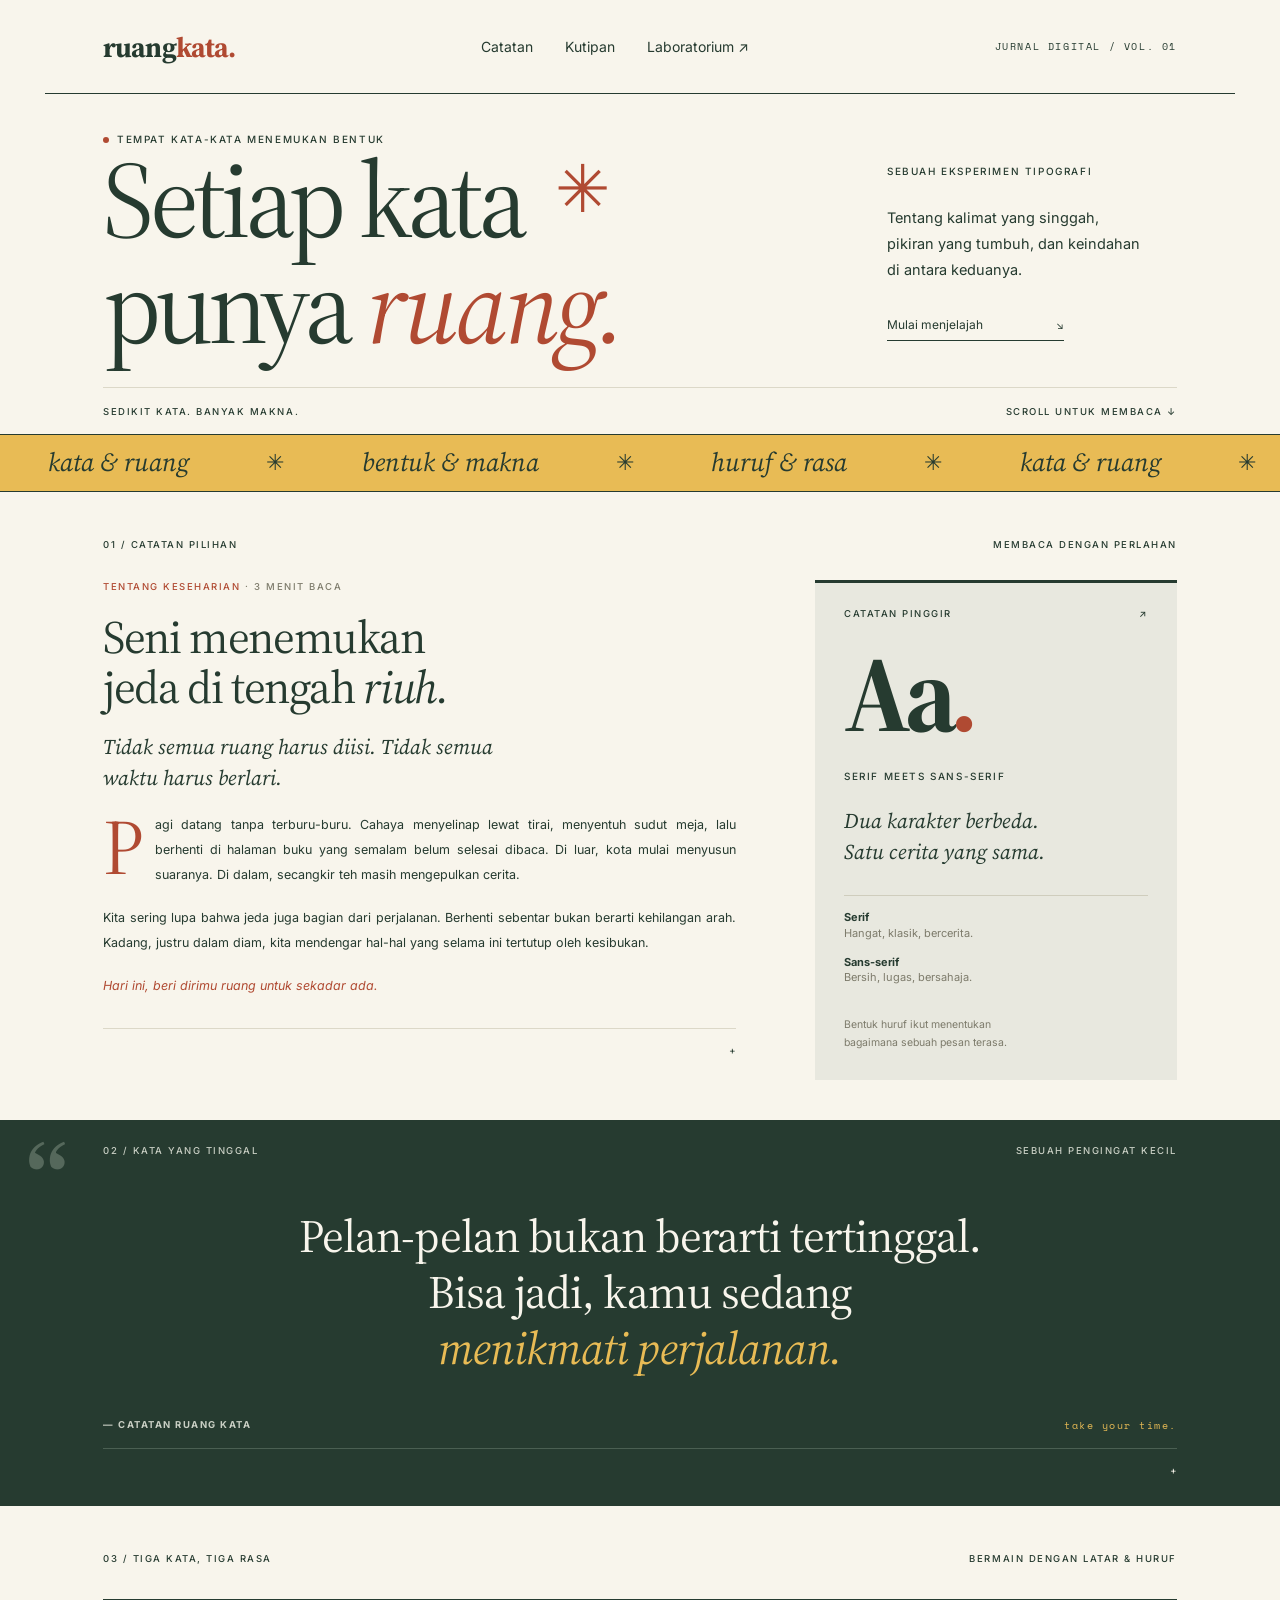
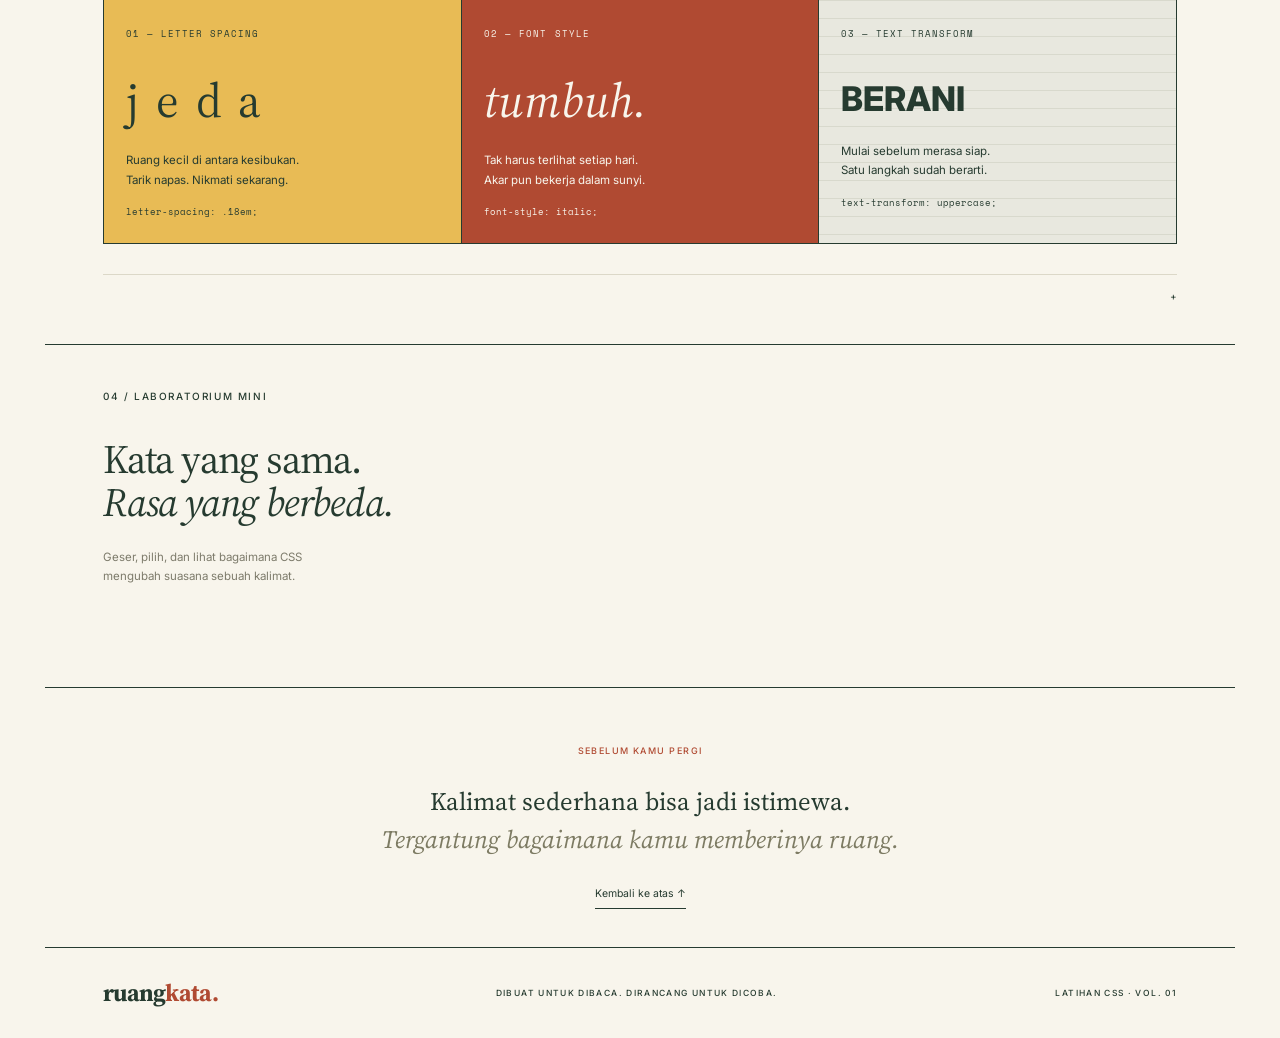
<file: tugas_2/index.html>
<!DOCTYPE html>
<html lang="id">
<head>
  <meta charset="UTF-8">
  <meta name="viewport" content="width=device-width, initial-scale=1.0">
  <title>ruangkata.</title>
  <link href="https://fonts.googleapis.com/css2?family=Source+Serif+4:ital,wght@0,400;0,700;1,400&family=Inter:wght@400;500;800&family=Space+Mono&display=swap" rel="stylesheet">
  <link rel="stylesheet" href="style.css">
</head>
<body>

  <header>
    <div class="wrap bar">
      <a href="#" class="logo">ruang<span>kata.</span></a>
      <nav><a href="#">Catatan</a><a href="#">Kutipan</a><a href="#">Laboratorium ↗</a></nav>
      <p class="label mono">Jurnal Digital / Vol. 01</p>
    </div>
    <hr class="wide">
  </header>

  <section class="hero wrap">
    <p class="label"><i class="dot"></i>Tempat kata-kata menemukan bentuk</p>
    <div class="hero-grid">
      <h1>Setiap kata <b>✳</b><br>punya <em>ruang.</em></h1>
      <div>
        <p class="label">Sebuah eksperimen tipografi</p>
        <p class="desc">Tentang kalimat yang singgah,<br>pikiran yang tumbuh, dan keindahan<br>di antara keduanya.</p>
        <a href="#" class="link">Mulai menjelajah <small>↘</small></a>
      </div>
    </div>
    <p class="label foot"><span>Sedikit kata. Banyak makna.</span><span>Scroll untuk membaca ↓</span></p>
  </section>

  <div class="marquee">
    <span>kata &amp; ruang</span>✳<span>bentuk &amp; makna</span>✳<span>huruf &amp; rasa</span>✳<span>kata &amp; ruang</span>✳
  </div>

  <section class="wrap sec">
    <p class="label head"><span>01 / Catatan Pilihan</span><span>Membaca dengan perlahan</span></p>
    <div class="cols">
      <article>
        <p class="label"><span class="red">Tentang keseharian</span> <span class="grey">· 3 menit baca</span></p>
        <h2>Seni menemukan<br>jeda di tengah <em>riuh.</em></h2>
        <p class="lead">Tidak semua ruang harus diisi. Tidak semua waktu harus berlari.</p>
        <p class="text"><span class="cap">P</span>agi datang tanpa terburu-buru. Cahaya menyelinap lewat tirai, menyentuh sudut meja, lalu berhenti di halaman buku yang semalam belum selesai dibaca. Di luar, kota mulai menyusun suaranya. Di dalam, secangkir teh masih mengepulkan cerita.</p>
        <p class="text">Kita sering lupa bahwa jeda juga bagian dari perjalanan. Berhenti sebentar bukan berarti kehilangan arah. Kadang, justru dalam diam, kita mendengar hal-hal yang selama ini tertutup oleh kesibukan.</p>
        <p class="text red"><em>Hari ini, beri dirimu ruang untuk sekadar ada.</em></p>
        <p class="plus">+</p>
      </article>

      <aside class="card-side">
        <p class="label head"><span>Catatan pinggir</span><span>↗</span></p>
        <p class="aa">Aa<span>.</span></p>
        <p class="label">Serif meets sans-serif</p>
        <p class="quote-s">Dua karakter berbeda.<br>Satu cerita yang sama.</p>
        <hr>
        <p class="small"><b>Serif</b><br><span class="grey">Hangat, klasik, bercerita.</span></p>
        <p class="small"><b>Sans-serif</b><br><span class="grey">Bersih, lugas, bersahaja.</span></p>
        <p class="note grey">Bentuk huruf ikut menentukan<br>bagaimana sebuah pesan terasa.</p>
      </aside>
    </div>
  </section>

  <section class="dark">
    <span class="mark">“</span>
    <div class="wrap">
      <p class="label head"><span>02 / Kata yang tinggal</span><span>Sebuah pengingat kecil</span></p>
      <blockquote>Pelan-pelan bukan berarti tertinggal.<br>Bisa jadi, kamu sedang<br><em>menikmati perjalanan.</em></blockquote>
      <p class="label head"><b>— Catatan Ruang Kata</b><span class="mono yellow">take your time.</span></p>
      <p class="plus">+</p>
    </div>
  </section>

  <section class="wrap sec">
    <p class="label head"><span>03 / Tiga kata, tiga rasa</span><span>Bermain dengan latar &amp; huruf</span></p>
    <div class="cards">
      <div class="card yellow">
        <p class="mono tiny">01 — LETTER SPACING</p>
        <p class="word" style="letter-spacing:.35em">jeda</p>
        <p class="small">Ruang kecil di antara kesibukan.<br>Tarik napas. Nikmati sekarang.</p>
        <code>letter-spacing: .18em;</code>
      </div>
      <div class="card rust">
        <p class="mono tiny">02 — FONT STYLE</p>
        <p class="word" style="font-style:italic">tumbuh.</p>
        <p class="small">Tak harus terlihat setiap hari.<br>Akar pun bekerja dalam sunyi.</p>
        <code>font-style: italic;</code>
      </div>
      <div class="card grid">
        <p class="mono tiny">03 — TEXT TRANSFORM</p>
        <p class="word sans">Berani</p>
        <p class="small">Mulai sebelum merasa siap.<br>Satu langkah sudah berarti.</p>
        <code>text-transform: uppercase;</code>
      </div>
    </div>
    <p class="plus">+</p>
  </section>

  <hr class="wide">
  <section class="wrap sec lab">
    <p class="label">04 / Laboratorium mini</p>
    <h2>Kata yang sama.<br><em>Rasa yang berbeda.</em></h2>
    <p class="small grey">Geser, pilih, dan lihat bagaimana CSS<br>mengubah suasana sebuah kalimat.</p>
  </section>

  <hr class="wide">
  <section class="closing">
    <p class="label red">Sebelum kamu pergi</p>
    <p>Kalimat sederhana bisa jadi istimewa.</p>
    <p><em>Tergantung bagaimana kamu memberinya ruang.</em></p>
    <a href="#" class="link">Kembali ke atas ↑</a>
  </section>

  <hr class="wide">
  <footer class="wrap bar">
    <a href="#" class="logo">ruang<span>kata.</span></a>
    <p class="label">Dibuat untuk dibaca. Dirancang untuk dicoba.</p>
    <p class="label">Latihan CSS · Vol. 01</p>
  </footer>

</body>
</html>
</file>
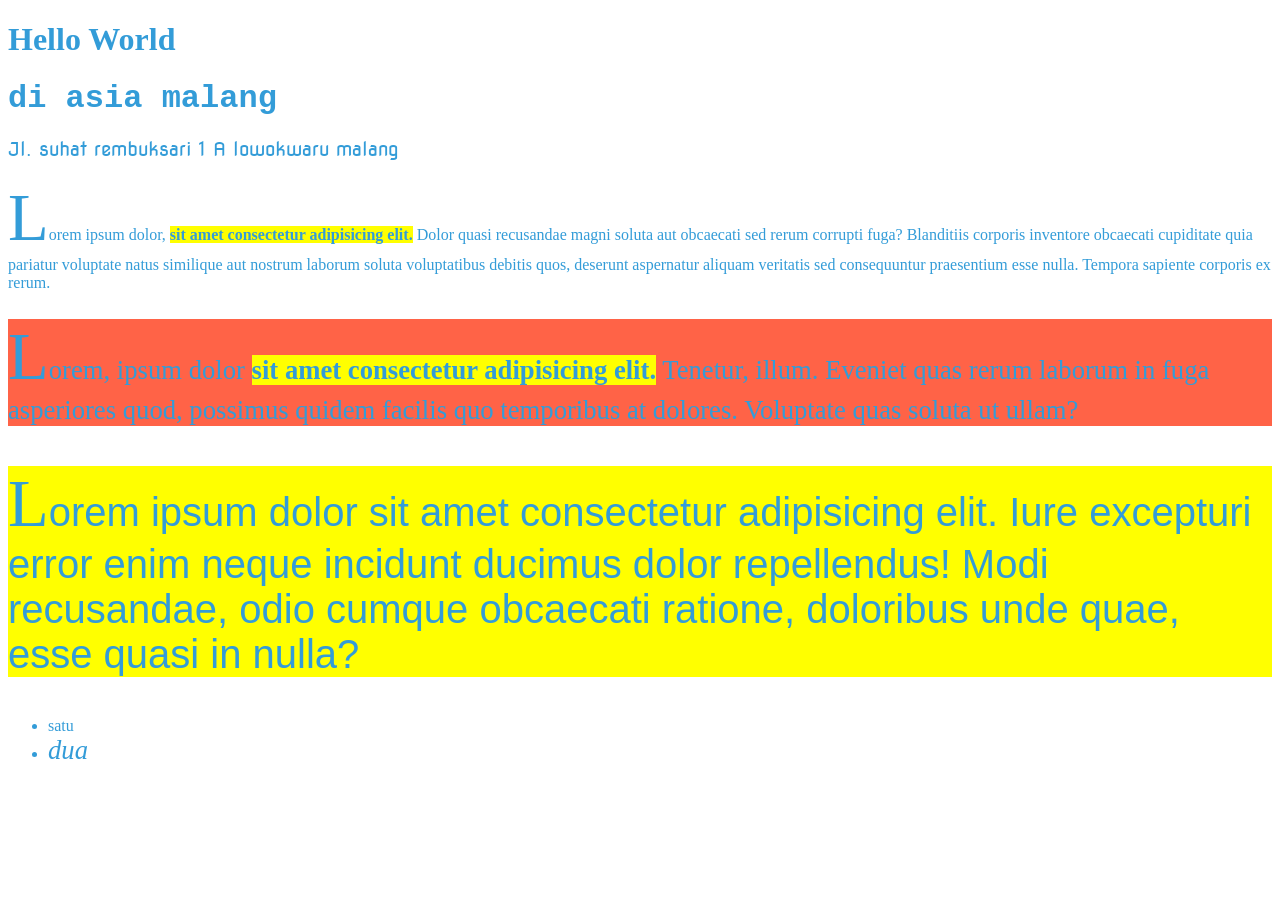
<file: CSS1.html>
<!DOCTYPE html>
<html lang="en">
<head>
    <meta charset="UTF-8">
    <meta name="viewport" content="width=device-width, initial-scale=1.0">
    <title>CSS</title>
    <link rel="stylesheet" href="CSS1.css">
    <link rel="preconnect" href="https://fonts.googleapis.com">
    <link rel="preconnect" href="https://fonts.gstatic.com" crossorigin>
    <link href="https://fonts.googleapis.com/css2?family=Nova+Flat&display=swap" rel="stylesheet">

    <style>
        /* CSS internal */
        h1, h3 { font-family: 'courier new', 'monospace';}
        * { color: rgb(51, 156, 216);}
        #satu {background-color: tomato; font-size: 20pt;}
        .dua {background-color: yellow; font-size: 30pt;}
        .tiga {font-family: arial;}
        #empat {font-family: arial;}
        p b {background-color: yellow;}
        ul li i { font-size: 20pt;}
        p:hover {background-color: aqua;}
        p::first-letter {font-family: monotype corsiva; font-size: 50pt;}

        .asia {
    font-family: "Nova Flat", system-ui;
    font-weight: 400;
    font-style: normal;
    }

    </style>

</head>

<body>
    <!-- CSS inline -->
    <h1 style="font-family: arial black;">Hello World</h1>
    <h1>di asia malang</h1>
    <h3 class="asia">Jl. suhat rembuksari 1 A lowokwaru malang</h3>
    <p>Lorem ipsum dolor, <b>sit amet consectetur adipisicing elit.</b> Dolor quasi recusandae magni soluta aut obcaecati sed rerum corrupti fuga? Blanditiis corporis inventore obcaecati cupiditate quia pariatur voluptate natus similique aut nostrum laborum soluta voluptatibus debitis quos, deserunt aspernatur aliquam veritatis sed consequuntur praesentium esse nulla. Tempora sapiente corporis ex rerum.</p>

    <p id="satu">Lorem, ipsum dolor <b>sit amet consectetur adipisicing elit.</b> Tenetur, illum. Eveniet quas rerum laborum in fuga asperiores quod, possimus quidem facilis quo temporibus at dolores. Voluptate quas soluta ut ullam?</p>
    <p class="dua tiga">Lorem ipsum dolor sit amet consectetur adipisicing elit. Iure excepturi error enim neque incidunt ducimus dolor repellendus! Modi recusandae, odio cumque obcaecati ratione, doloribus unde quae, esse quasi in nulla?</p>
    <ul>
        <li>satu</li>
        <li><i>dua</i></li>
    </ul>
</body>
</html>
</file>
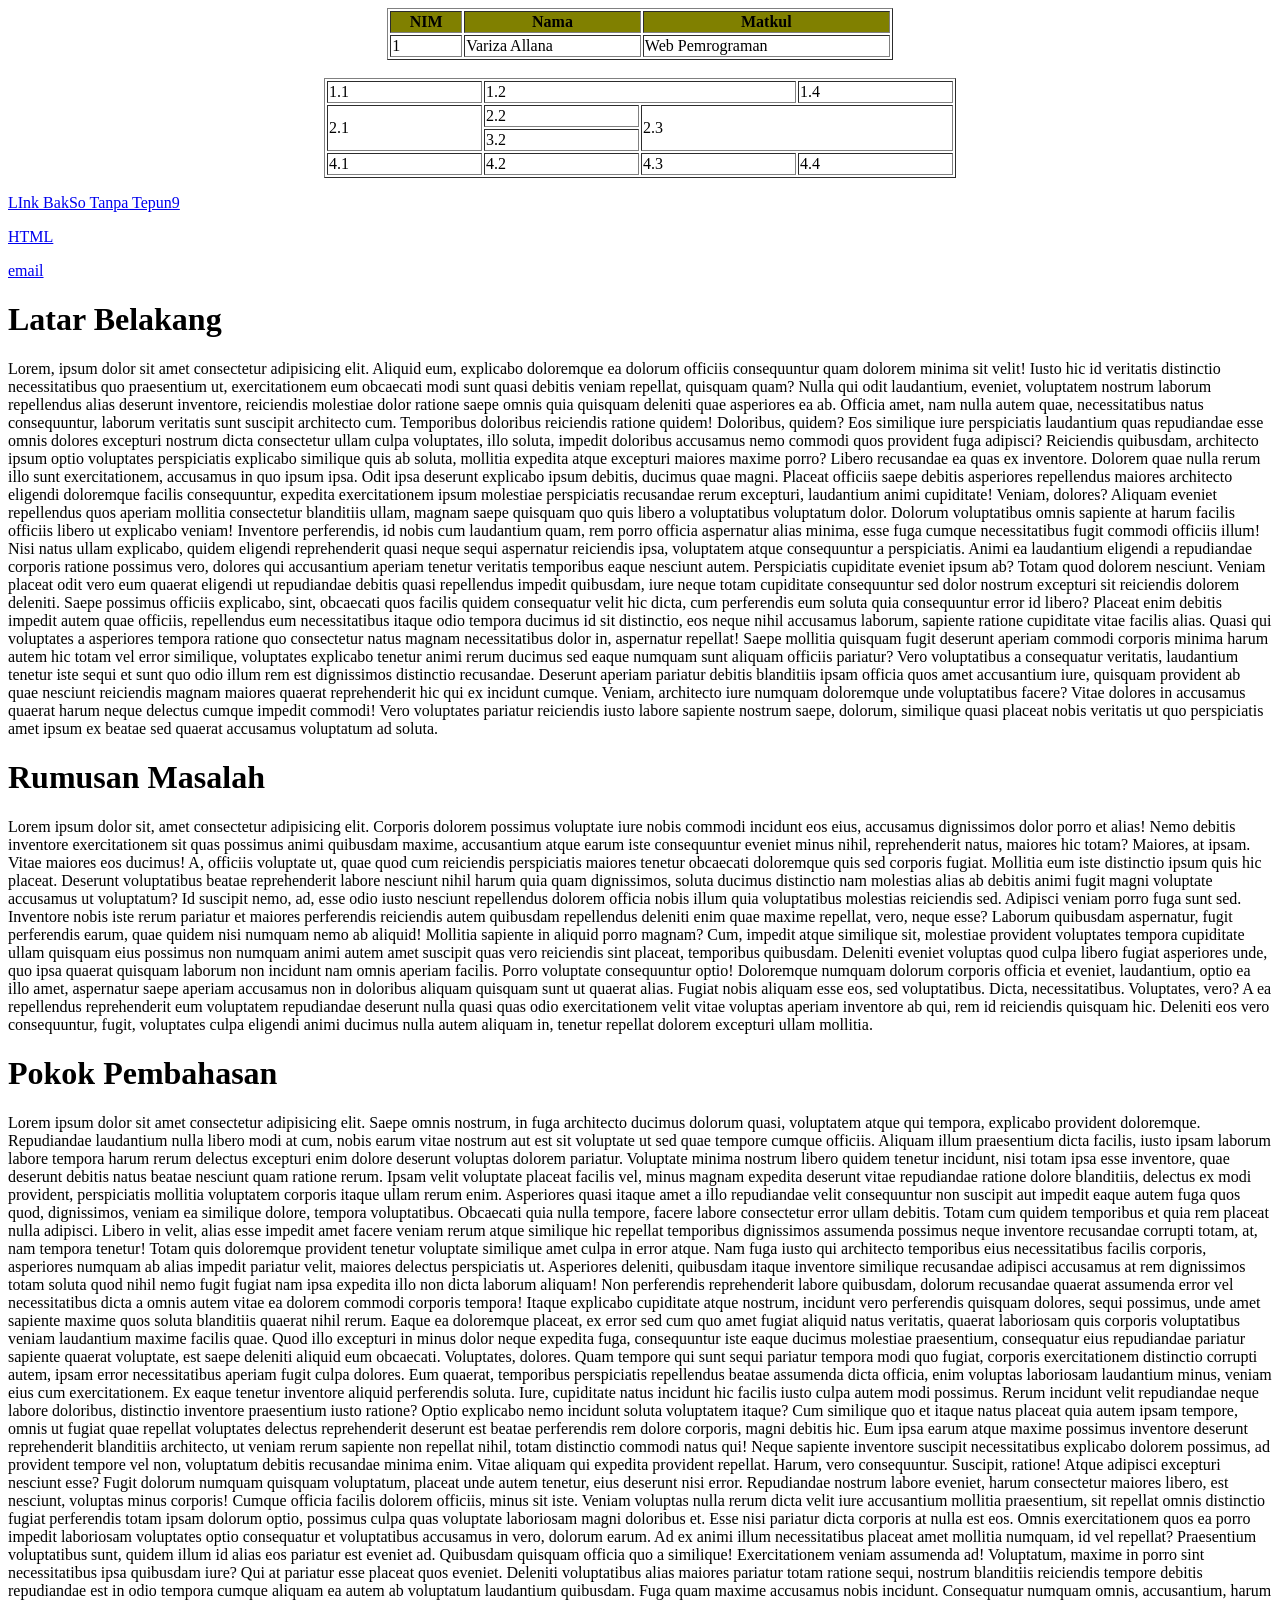
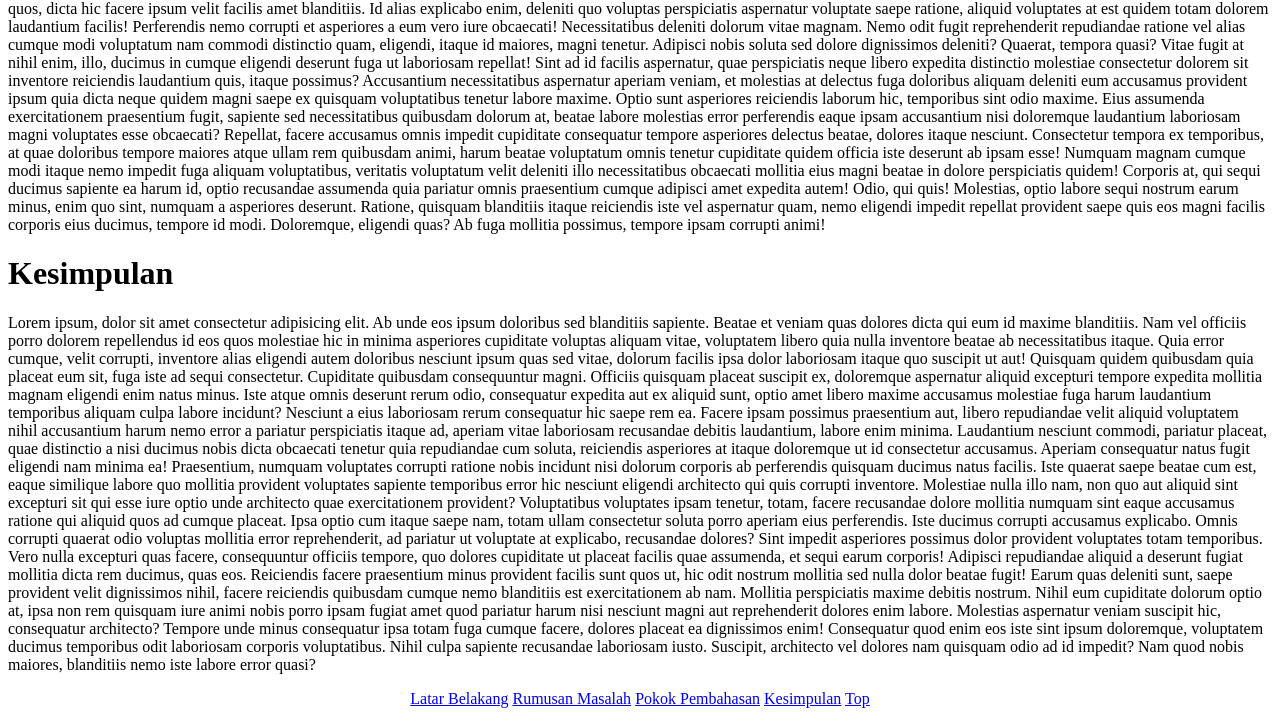
<file: table_task.html>
<!DOCTYPE html>
<html lang="en">
<head>
    <meta charset="UTF-8">
    <meta name="viewport" content="width=device-width, initial-scale=1.0">
    <title>Table Task</title>
</head>
<body>
    <section id="Top">
    <table border="1" align="center" width="40%">
        <tr bgcolor = "olive" >
            <th>NIM</th>
            <th>Nama</th>
            <th>Matkul</th>
        </tr>
        <tr>
            <td>1</td>
            <td>Variza Allana</td>
            <td>Web Pemrograman</td>
        </tr>
    </table>

    <br>

    <table border="1" width = 50% align="center">
        <tr>
            <td>1.1</td>
            <td colspan="2">1.2</td>
            <!-- <td>1.3</td> -->
            <td>1.4</td>
        </tr>
        <tr>
            <td rowspan="2">2.1</td>
            <td>2.2</td>
            <td colspan="2" rowspan="2">2.3</td>
            <!-- <td>2.4</td> -->
        </tr>
        <tr>
            <!-- <td>3.1</td> -->
            <td>3.2</td>
            <!-- <td>3.3</td>
            <td>3.4</td> -->
        </tr>
        <tr>
            <td>4.1</td>
            <td>4.2</td>
            <td>4.3</td>
            <td>4.4</td>
        </tr>
    </table>

    </section>

    <p><a href="https://id.pinterest.com/pin/761178774537155483/" target="_blank" rel="noopener noreferrer">LInk BakSo Tanpa Tepun9</a></p>
    <p><a href="p1.html" target="_blank" rel="noopener noreferrer">HTML</a></p>
    <p><a href="mailto:muhamadariqoh968@gmail.com">email</a></p>

    <a name="variza"></a><h1>Latar Belakang</h1>
    <p>Lorem, ipsum dolor sit amet consectetur adipisicing elit. Aliquid eum, explicabo doloremque ea dolorum officiis consequuntur quam dolorem minima sit velit! Iusto hic id veritatis distinctio necessitatibus quo praesentium ut, exercitationem eum obcaecati modi sunt quasi debitis veniam repellat, quisquam quam? Nulla qui odit laudantium, eveniet, voluptatem nostrum laborum repellendus alias deserunt inventore, reiciendis molestiae dolor ratione saepe omnis quia quisquam deleniti quae asperiores ea ab. Officia amet, nam nulla autem quae, necessitatibus natus consequuntur, laborum veritatis sunt suscipit architecto cum. Temporibus doloribus reiciendis ratione quidem! Doloribus, quidem? Eos similique iure perspiciatis laudantium quas repudiandae esse omnis dolores excepturi nostrum dicta consectetur ullam culpa voluptates, illo soluta, impedit doloribus accusamus nemo commodi quos provident fuga adipisci? Reiciendis quibusdam, architecto ipsum optio voluptates perspiciatis explicabo similique quis ab soluta, mollitia expedita atque excepturi maiores maxime porro? Libero recusandae ea quas ex inventore. Dolorem quae nulla rerum illo sunt exercitationem, accusamus in quo ipsum ipsa. Odit ipsa deserunt explicabo ipsum debitis, ducimus quae magni. Placeat officiis saepe debitis asperiores repellendus maiores architecto eligendi doloremque facilis consequuntur, expedita exercitationem ipsum molestiae perspiciatis recusandae rerum excepturi, laudantium animi cupiditate! Veniam, dolores? Aliquam eveniet repellendus quos aperiam mollitia consectetur blanditiis ullam, magnam saepe quisquam quo quis libero a voluptatibus voluptatum dolor. Dolorum voluptatibus omnis sapiente at harum facilis officiis libero ut explicabo veniam! Inventore perferendis, id nobis cum laudantium quam, rem porro officia aspernatur alias minima, esse fuga cumque necessitatibus fugit commodi officiis illum! Nisi natus ullam explicabo, quidem eligendi reprehenderit quasi neque sequi aspernatur reiciendis ipsa, voluptatem atque consequuntur a perspiciatis. Animi ea laudantium eligendi a repudiandae corporis ratione possimus vero, dolores qui accusantium aperiam tenetur veritatis temporibus eaque nesciunt autem. Perspiciatis cupiditate eveniet ipsum ab? Totam quod dolorem nesciunt. Veniam placeat odit vero eum quaerat eligendi ut repudiandae debitis quasi repellendus impedit quibusdam, iure neque totam cupiditate consequuntur sed dolor nostrum excepturi sit reiciendis dolorem deleniti. Saepe possimus officiis explicabo, sint, obcaecati quos facilis quidem consequatur velit hic dicta, cum perferendis eum soluta quia consequuntur error id libero? Placeat enim debitis impedit autem quae officiis, repellendus eum necessitatibus itaque odio tempora ducimus id sit distinctio, eos neque nihil accusamus laborum, sapiente ratione cupiditate vitae facilis alias. Quasi qui voluptates a asperiores tempora ratione quo consectetur natus magnam necessitatibus dolor in, aspernatur repellat! Saepe mollitia quisquam fugit deserunt aperiam commodi corporis minima harum autem hic totam vel error similique, voluptates explicabo tenetur animi rerum ducimus sed eaque numquam sunt aliquam officiis pariatur? Vero voluptatibus a consequatur veritatis, laudantium tenetur iste sequi et sunt quo odio illum rem est dignissimos distinctio recusandae. Deserunt aperiam pariatur debitis blanditiis ipsam officia quos amet accusantium iure, quisquam provident ab quae nesciunt reiciendis magnam maiores quaerat reprehenderit hic qui ex incidunt cumque. Veniam, architecto iure numquam doloremque unde voluptatibus facere? Vitae dolores in accusamus quaerat harum neque delectus cumque impedit commodi! Vero voluptates pariatur reiciendis iusto labore sapiente nostrum saepe, dolorum, similique quasi placeat nobis veritatis ut quo perspiciatis amet ipsum ex beatae sed quaerat accusamus voluptatum ad soluta.</p>
    <a name="lana"></a><h1>Rumusan Masalah</h1>
    <p>Lorem ipsum dolor sit, amet consectetur adipisicing elit. Corporis dolorem possimus voluptate iure nobis commodi incidunt eos eius, accusamus dignissimos dolor porro et alias! Nemo debitis inventore exercitationem sit quas possimus animi quibusdam maxime, accusantium atque earum iste consequuntur eveniet minus nihil, reprehenderit natus, maiores hic totam? Maiores, at ipsam. Vitae maiores eos ducimus! A, officiis voluptate ut, quae quod cum reiciendis perspiciatis maiores tenetur obcaecati doloremque quis sed corporis fugiat. Mollitia eum iste distinctio ipsum quis hic placeat. Deserunt voluptatibus beatae reprehenderit labore nesciunt nihil harum quia quam dignissimos, soluta ducimus distinctio nam molestias alias ab debitis animi fugit magni voluptate accusamus ut voluptatum? Id suscipit nemo, ad, esse odio iusto nesciunt repellendus dolorem officia nobis illum quia voluptatibus molestias reiciendis sed. Adipisci veniam porro fuga sunt sed. Inventore nobis iste rerum pariatur et maiores perferendis reiciendis autem quibusdam repellendus deleniti enim quae maxime repellat, vero, neque esse? Laborum quibusdam aspernatur, fugit perferendis earum, quae quidem nisi numquam nemo ab aliquid! Mollitia sapiente in aliquid porro magnam? Cum, impedit atque similique sit, molestiae provident voluptates tempora cupiditate ullam quisquam eius possimus non numquam animi autem amet suscipit quas vero reiciendis sint placeat, temporibus quibusdam. Deleniti eveniet voluptas quod culpa libero fugiat asperiores unde, quo ipsa quaerat quisquam laborum non incidunt nam omnis aperiam facilis. Porro voluptate consequuntur optio! Doloremque numquam dolorum corporis officia et eveniet, laudantium, optio ea illo amet, aspernatur saepe aperiam accusamus non in doloribus aliquam quisquam sunt ut quaerat alias. Fugiat nobis aliquam esse eos, sed voluptatibus. Dicta, necessitatibus. Voluptates, vero? A ea repellendus reprehenderit eum voluptatem repudiandae deserunt nulla quasi quas odio exercitationem velit vitae voluptas aperiam inventore ab qui, rem id reiciendis quisquam hic. Deleniti eos vero consequuntur, fugit, voluptates culpa eligendi animi ducimus nulla autem aliquam in, tenetur repellat dolorem excepturi ullam mollitia.</p>
    <a name="farhan"></a><h1>Pokok Pembahasan</h1>
    <p>Lorem ipsum dolor sit amet consectetur adipisicing elit. Saepe omnis nostrum, in fuga architecto ducimus dolorum quasi, voluptatem atque qui tempora, explicabo provident doloremque. Repudiandae laudantium nulla libero modi at cum, nobis earum vitae nostrum aut est sit voluptate ut sed quae tempore cumque officiis. Aliquam illum praesentium dicta facilis, iusto ipsam laborum labore tempora harum rerum delectus excepturi enim dolore deserunt voluptas dolorem pariatur. Voluptate minima nostrum libero quidem tenetur incidunt, nisi totam ipsa esse inventore, quae deserunt debitis natus beatae nesciunt quam ratione rerum. Ipsam velit voluptate placeat facilis vel, minus magnam expedita deserunt vitae repudiandae ratione dolore blanditiis, delectus ex modi provident, perspiciatis mollitia voluptatem corporis itaque ullam rerum enim. Asperiores quasi itaque amet a illo repudiandae velit consequuntur non suscipit aut impedit eaque autem fuga quos quod, dignissimos, veniam ea similique dolore, tempora voluptatibus. Obcaecati quia nulla tempore, facere labore consectetur error ullam debitis. Totam cum quidem temporibus et quia rem placeat nulla adipisci. Libero in velit, alias esse impedit amet facere veniam rerum atque similique hic repellat temporibus dignissimos assumenda possimus neque inventore recusandae corrupti totam, at, nam tempora tenetur! Totam quis doloremque provident tenetur voluptate similique amet culpa in error atque. Nam fuga iusto qui architecto temporibus eius necessitatibus facilis corporis, asperiores numquam ab alias impedit pariatur velit, maiores delectus perspiciatis ut. Asperiores deleniti, quibusdam itaque inventore similique recusandae adipisci accusamus at rem dignissimos totam soluta quod nihil nemo fugit fugiat nam ipsa expedita illo non dicta laborum aliquam! Non perferendis reprehenderit labore quibusdam, dolorum recusandae quaerat assumenda error vel necessitatibus dicta a omnis autem vitae ea dolorem commodi corporis tempora! Itaque explicabo cupiditate atque nostrum, incidunt vero perferendis quisquam dolores, sequi possimus, unde amet sapiente maxime quos soluta blanditiis quaerat nihil rerum. Eaque ea doloremque placeat, ex error sed cum quo amet fugiat aliquid natus veritatis, quaerat laboriosam quis corporis voluptatibus veniam laudantium maxime facilis quae. Quod illo excepturi in minus dolor neque expedita fuga, consequuntur iste eaque ducimus molestiae praesentium, consequatur eius repudiandae pariatur sapiente quaerat voluptate, est saepe deleniti aliquid eum obcaecati. Voluptates, dolores. Quam tempore qui sunt sequi pariatur tempora modi quo fugiat, corporis exercitationem distinctio corrupti autem, ipsam error necessitatibus aperiam fugit culpa dolores. Eum quaerat, temporibus perspiciatis repellendus beatae assumenda dicta officia, enim voluptas laboriosam laudantium minus, veniam eius cum exercitationem. Ex eaque tenetur inventore aliquid perferendis soluta. Iure, cupiditate natus incidunt hic facilis iusto culpa autem modi possimus. Rerum incidunt velit repudiandae neque labore doloribus, distinctio inventore praesentium iusto ratione? Optio explicabo nemo incidunt soluta voluptatem itaque? Cum similique quo et itaque natus placeat quia autem ipsam tempore, omnis ut fugiat quae repellat voluptates delectus reprehenderit deserunt est beatae perferendis rem dolore corporis, magni debitis hic. Eum ipsa earum atque maxime possimus inventore deserunt reprehenderit blanditiis architecto, ut veniam rerum sapiente non repellat nihil, totam distinctio commodi natus qui! Neque sapiente inventore suscipit necessitatibus explicabo dolorem possimus, ad provident tempore vel non, voluptatum debitis recusandae minima enim. Vitae aliquam qui expedita provident repellat. Harum, vero consequuntur. Suscipit, ratione! Atque adipisci excepturi nesciunt esse? Fugit dolorum numquam quisquam voluptatum, placeat unde autem tenetur, eius deserunt nisi error. Repudiandae nostrum labore eveniet, harum consectetur maiores libero, est nesciunt, voluptas minus corporis! Cumque officia facilis dolorem officiis, minus sit iste. Veniam voluptas nulla rerum dicta velit iure accusantium mollitia praesentium, sit repellat omnis distinctio fugiat perferendis totam ipsam dolorum optio, possimus culpa quas voluptate laboriosam magni doloribus et. Esse nisi pariatur dicta corporis at nulla est eos. Omnis exercitationem quos ea porro impedit laboriosam voluptates optio consequatur et voluptatibus accusamus in vero, dolorum earum. Ad ex animi illum necessitatibus placeat amet mollitia numquam, id vel repellat? Praesentium voluptatibus sunt, quidem illum id alias eos pariatur est eveniet ad. Quibusdam quisquam officia quo a similique! Exercitationem veniam assumenda ad! Voluptatum, maxime in porro sint necessitatibus ipsa quibusdam iure? Qui at pariatur esse placeat quos eveniet. Deleniti voluptatibus alias maiores pariatur totam ratione sequi, nostrum blanditiis reiciendis tempore debitis repudiandae est in odio tempora cumque aliquam ea autem ab voluptatum laudantium quibusdam. Fuga quam maxime accusamus nobis incidunt. Consequatur numquam omnis, accusantium, harum quos, dicta hic facere ipsum velit facilis amet blanditiis. Id alias explicabo enim, deleniti quo voluptas perspiciatis aspernatur voluptate saepe ratione, aliquid voluptates at est quidem totam dolorem laudantium facilis! Perferendis nemo corrupti et asperiores a eum vero iure obcaecati! Necessitatibus deleniti dolorum vitae magnam. Nemo odit fugit reprehenderit repudiandae ratione vel alias cumque modi voluptatum nam commodi distinctio quam, eligendi, itaque id maiores, magni tenetur. Adipisci nobis soluta sed dolore dignissimos deleniti? Quaerat, tempora quasi? Vitae fugit at nihil enim, illo, ducimus in cumque eligendi deserunt fuga ut laboriosam repellat! Sint ad id facilis aspernatur, quae perspiciatis neque libero expedita distinctio molestiae consectetur dolorem sit inventore reiciendis laudantium quis, itaque possimus? Accusantium necessitatibus aspernatur aperiam veniam, et molestias at delectus fuga doloribus aliquam deleniti eum accusamus provident ipsum quia dicta neque quidem magni saepe ex quisquam voluptatibus tenetur labore maxime. Optio sunt asperiores reiciendis laborum hic, temporibus sint odio maxime. Eius assumenda exercitationem praesentium fugit, sapiente sed necessitatibus quibusdam dolorum at, beatae labore molestias error perferendis eaque ipsam accusantium nisi doloremque laudantium laboriosam magni voluptates esse obcaecati? Repellat, facere accusamus omnis impedit cupiditate consequatur tempore asperiores delectus beatae, dolores itaque nesciunt. Consectetur tempora ex temporibus, at quae doloribus tempore maiores atque ullam rem quibusdam animi, harum beatae voluptatum omnis tenetur cupiditate quidem officia iste deserunt ab ipsam esse! Numquam magnam cumque modi itaque nemo impedit fuga aliquam voluptatibus, veritatis voluptatum velit deleniti illo necessitatibus obcaecati mollitia eius magni beatae in dolore perspiciatis quidem! Corporis at, qui sequi ducimus sapiente ea harum id, optio recusandae assumenda quia pariatur omnis praesentium cumque adipisci amet expedita autem! Odio, qui quis! Molestias, optio labore sequi nostrum earum minus, enim quo sint, numquam a asperiores deserunt. Ratione, quisquam blanditiis itaque reiciendis iste vel aspernatur quam, nemo eligendi impedit repellat provident saepe quis eos magni facilis corporis eius ducimus, tempore id modi. Doloremque, eligendi quas? Ab fuga mollitia possimus, tempore ipsam corrupti animi!</p>
    <a name="amang"></a><h1>Kesimpulan</h1>
   <p>Lorem ipsum, dolor sit amet consectetur adipisicing elit. Ab unde eos ipsum doloribus sed blanditiis sapiente. Beatae et veniam quas dolores dicta qui eum id maxime blanditiis. Nam vel officiis porro dolorem repellendus id eos quos molestiae hic in minima asperiores cupiditate voluptas aliquam vitae, voluptatem libero quia nulla inventore beatae ab necessitatibus itaque. Quia error cumque, velit corrupti, inventore alias eligendi autem doloribus nesciunt ipsum quas sed vitae, dolorum facilis ipsa dolor laboriosam itaque quo suscipit ut aut! Quisquam quidem quibusdam quia placeat eum sit, fuga iste ad sequi consectetur. Cupiditate quibusdam consequuntur magni. Officiis quisquam placeat suscipit ex, doloremque aspernatur aliquid excepturi tempore expedita mollitia magnam eligendi enim natus minus. Iste atque omnis deserunt rerum odio, consequatur expedita aut ex aliquid sunt, optio amet libero maxime accusamus molestiae fuga harum laudantium temporibus aliquam culpa labore incidunt? Nesciunt a eius laboriosam rerum consequatur hic saepe rem ea. Facere ipsam possimus praesentium aut, libero repudiandae velit aliquid voluptatem nihil accusantium harum nemo error a pariatur perspiciatis itaque ad, aperiam vitae laboriosam recusandae debitis laudantium, labore enim minima. Laudantium nesciunt commodi, pariatur placeat, quae distinctio a nisi ducimus nobis dicta obcaecati tenetur quia repudiandae cum soluta, reiciendis asperiores at itaque doloremque ut id consectetur accusamus. Aperiam consequatur natus fugit eligendi nam minima ea! Praesentium, numquam voluptates corrupti ratione nobis incidunt nisi dolorum corporis ab perferendis quisquam ducimus natus facilis. Iste quaerat saepe beatae cum est, eaque similique labore quo mollitia provident voluptates sapiente temporibus error hic nesciunt eligendi architecto qui quis corrupti inventore. Molestiae nulla illo nam, non quo aut aliquid sint excepturi sit qui esse iure optio unde architecto quae exercitationem provident? Voluptatibus voluptates ipsam tenetur, totam, facere recusandae dolore mollitia numquam sint eaque accusamus ratione qui aliquid quos ad cumque placeat. Ipsa optio cum itaque saepe nam, totam ullam consectetur soluta porro aperiam eius perferendis. Iste ducimus corrupti accusamus explicabo. Omnis corrupti quaerat odio voluptas mollitia error reprehenderit, ad pariatur ut voluptate at explicabo, recusandae dolores? Sint impedit asperiores possimus dolor provident voluptates totam temporibus. Vero nulla excepturi quas facere, consequuntur officiis tempore, quo dolores cupiditate ut placeat facilis quae assumenda, et sequi earum corporis! Adipisci repudiandae aliquid a deserunt fugiat mollitia dicta rem ducimus, quas eos. Reiciendis facere praesentium minus provident facilis sunt quos ut, hic odit nostrum mollitia sed nulla dolor beatae fugit! Earum quas deleniti sunt, saepe provident velit dignissimos nihil, facere reiciendis quibusdam cumque nemo blanditiis est exercitationem ab nam. Mollitia perspiciatis maxime debitis nostrum. Nihil eum cupiditate dolorum optio at, ipsa non rem quisquam iure animi nobis porro ipsam fugiat amet quod pariatur harum nisi nesciunt magni aut reprehenderit dolores enim labore. Molestias aspernatur veniam suscipit hic, consequatur architecto? Tempore unde minus consequatur ipsa totam fuga cumque facere, dolores placeat ea dignissimos enim! Consequatur quod enim eos iste sint ipsum doloremque, voluptatem ducimus temporibus odit laboriosam corporis voluptatibus. Nihil culpa sapiente recusandae laboriosam iusto. Suscipit, architecto vel dolores nam quisquam odio ad id impedit? Nam quod nobis maiores, blanditiis nemo iste labore error quasi?</p>

    <p align="center"> <a href="#variza">Latar Belakang</a> <a href="#lana">Rumusan Masalah</a> <a href="#farhan">Pokok Pembahasan</a> <a href="#amang">Kesimpulan</a> <a href="#Top">Top</a></p>
</body>
</html>
</file>
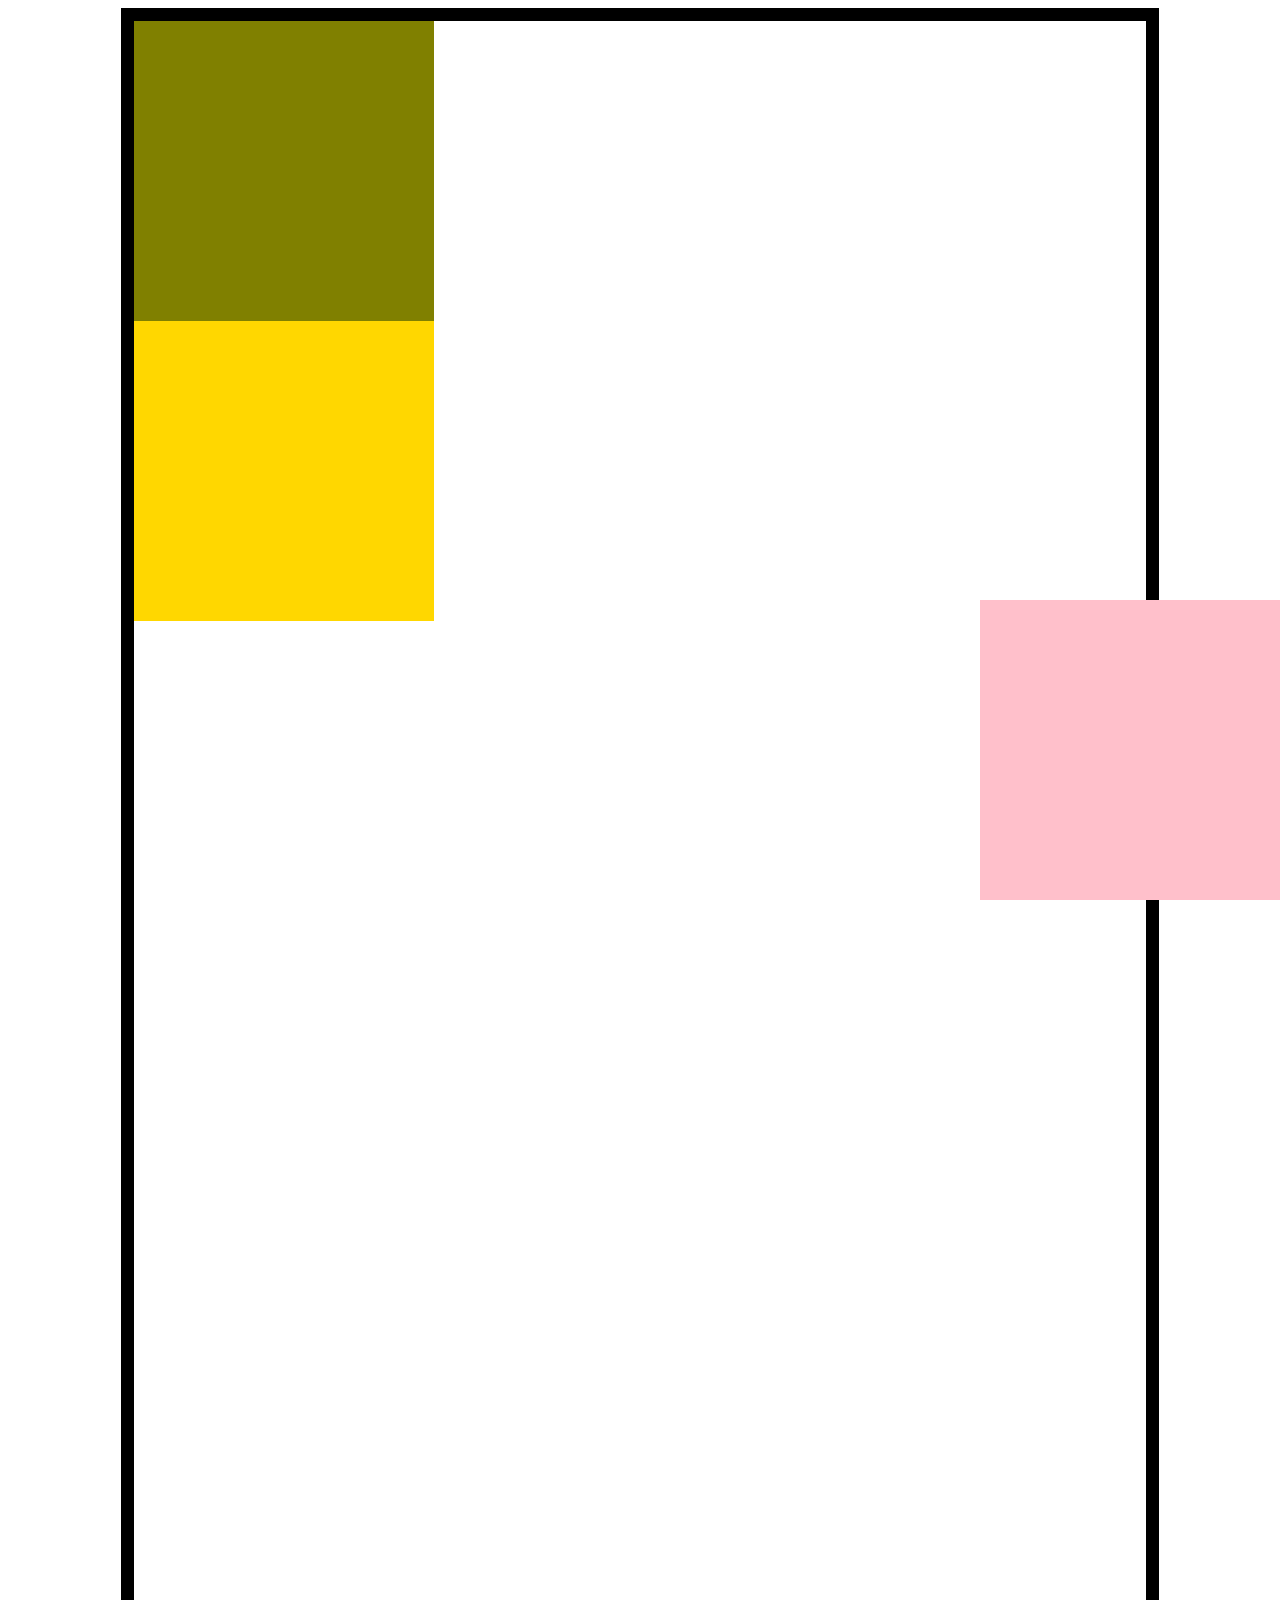
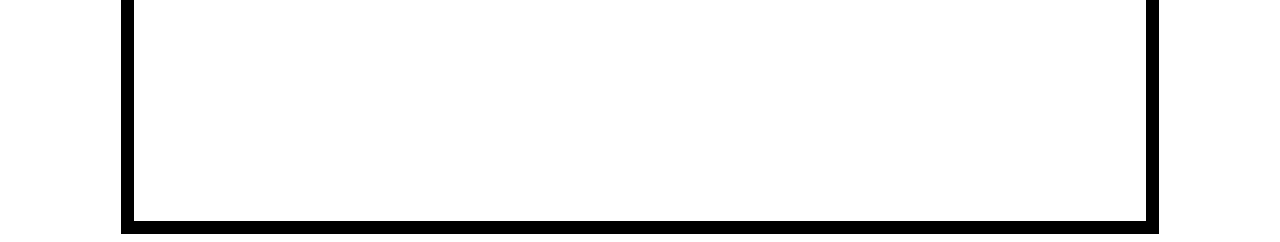
<file: pertemuan/css4.html>
<!DOCTYPE html>
<html lang="en">
<head>
    <meta charset="UTF-8">
    <meta name="viewport" content="width=device-width, initial-scale=1.0">
    <link rel="stylesheet" href="styleku.css">
    <title>Document</title>
</head>
<body>
    <div class="container">
        <div class="ijo"></div>
        <div class="pink"></div>
        <div class="gold"></div>
    </div>
</body>
</html>
</file>
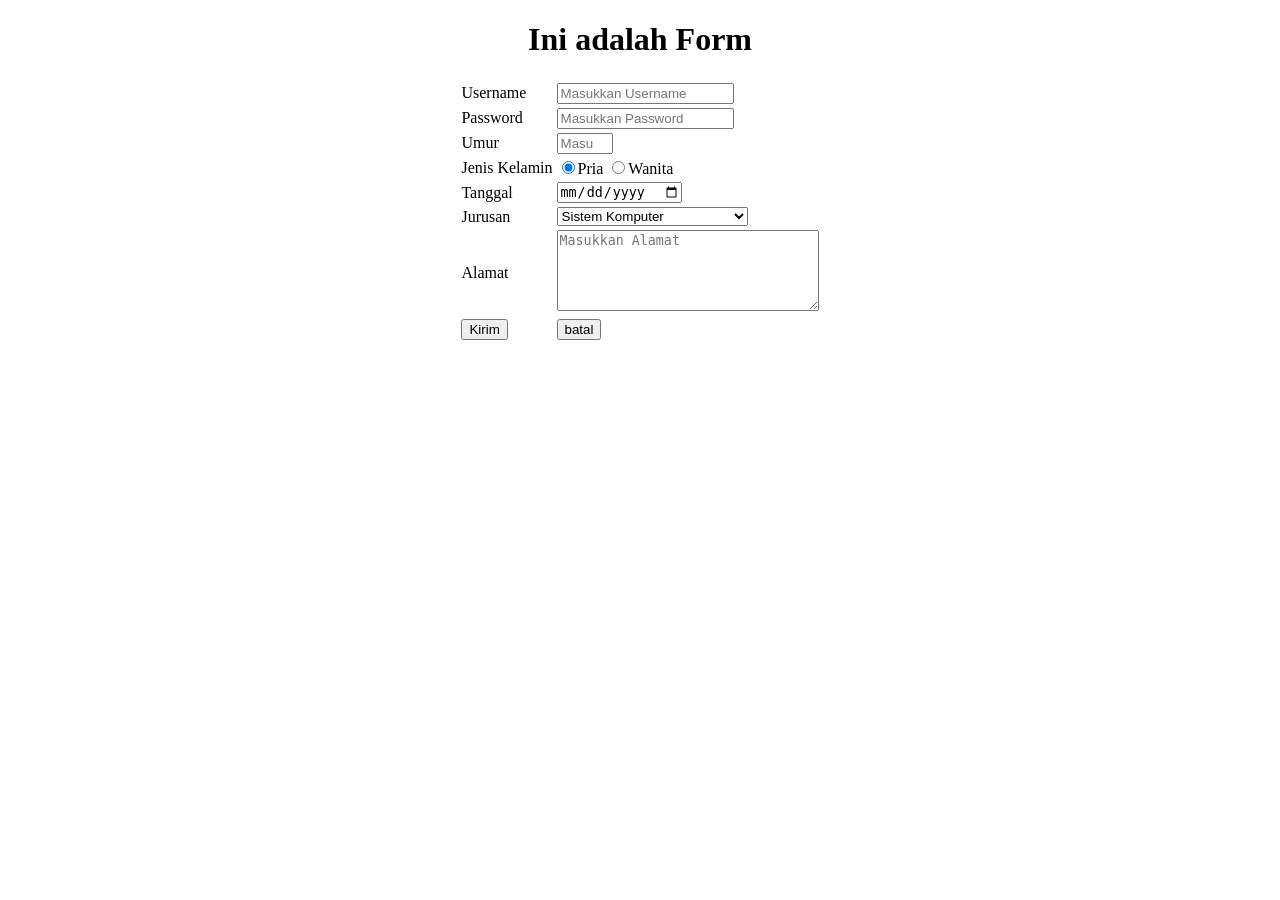
<file: pertemuan/form.html>
<!DOCTYPE html>
<html lang="en">
<head>
    <meta charset="UTF-8">
    <meta name="viewport" content="width=device-width, initial-scale=1.0">
    <title>Form Page</title>
</head>
<body>
    <h1 align="center">Ini adalah Form</h1>
    <form action="" method="post">
        <table align="center">
            <tr>
                <td><label for="txtuser">Username</label></td>
                <td><input type="text" name="txtuser" id="" placeholder="Masukkan Username" pattern="[A-Za-z  ]"></td>
            </tr>    
            <tr>
                <td><label for="txtpass">Password</label></td>
                <td><input type="password" name="txtpass" id="" placeholder="Masukkan Password" pattern="{6-15}"></td>
            </tr> 
            <tr>
                <td><label for="txtumur">Umur</label></td>
                <td><input type="number" name="txtumur" id="" placeholder="Masukkan Umur" min="17" max="250"></td>
            </tr> 
            <tr>
                <td><label for="chssx">Jenis Kelamin</label></td>
                <td><input type="radio" name="jk" id="" checked value="Pr">Pria
                    <input type="radio" name="jk" id="" value="Wt">Wanita</td>
            </tr> 
            <tr>
                <td><label for="txttgl">Tanggal</label></td>
                <td><input type="date" name="txttgl" id=""></td>
            </tr> 
                <td><label for="chsjur">Jurusan</label></td>
                <td><select name="chsjur" id="">
                    <optgroup label="FTD">
                        <option value="SK">Sistem Komputer</option>
                        <option value="TI">Teknik Informatika</option>
                        <option value="DKV">Desain Komunikasi Visual</option>
                    </optgroup>
                    <optgroup label="FEB">
                        <option value="AK">Akutansi</option>
                        <option value="MAN">Manajemen</option>
                    </optgroup>
                </select></td>
            </tr> 
            <tr>
                <td><label for="txtalmt">Alamat</label></td>
                <td><textarea name="almt" id="" cols="30" rows="5" placeholder="Masukkan Alamat"></textarea></td>
            </tr> 
            <tr>
                <td><input type="submit" value="Kirim" name="btnkirim"></td>
                <td><input type="reset" value="batal" name="btnbatal"></td>
            </tr>              
        </table>
    </form>
   
</body>
</html>
</file>
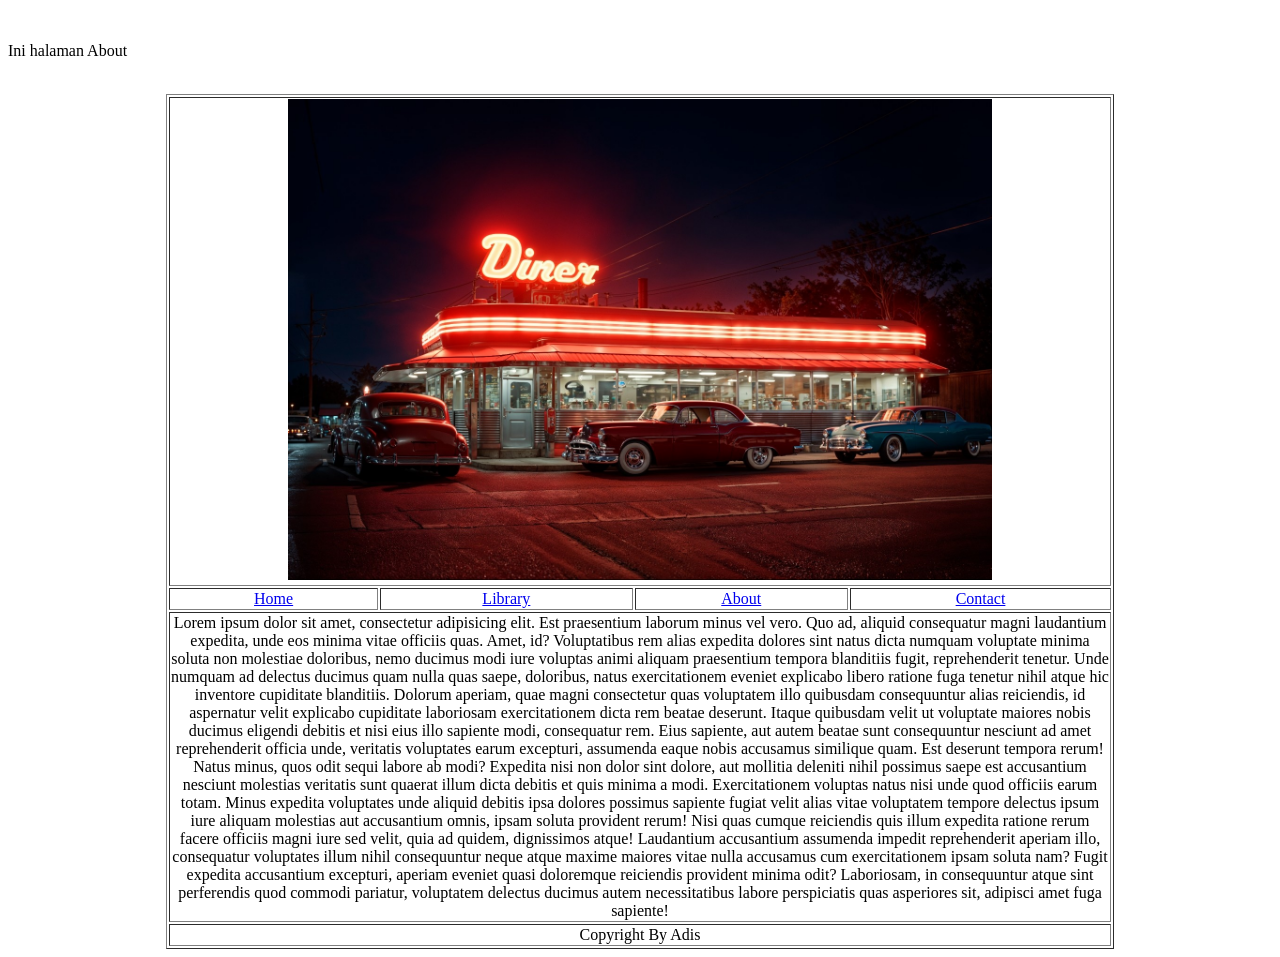
<file: tugas/About.html>
<!DOCTYPE html>
<html lang="en">
<head>
    <meta charset="UTF-8">
    <meta name="viewport" content="width=device-width, initial-scale=1.0">
    <title>About Page</title>
</head>
<body>
    <br>
    <p>Ini halaman About</p>
    <br>
    <table border="1" align="center" width="75%">
        <thead>
            <tr>
                <th colspan="4"><img src="./gambar/american-diner-aesthetics (1).jpg" alt="Perpustakaan" width="75%"></th>
            </tr>   
        </thead>
        <tbody align="center">
            <tr>
                <td><a href="Home.html">Home</a></td>
                <td><a href="Library.html">Library</a></td>
                <td><a href="About.html">About</a></td>
                <td><a href="Contact.html">Contact</a></td>
            </tr>
            <tr>
                <td colspan ="4">Lorem ipsum dolor sit amet, consectetur adipisicing elit. Est praesentium laborum minus vel vero. Quo ad, aliquid consequatur magni laudantium expedita, unde eos minima vitae officiis quas. Amet, id? Voluptatibus rem alias expedita dolores sint natus dicta numquam voluptate minima soluta non molestiae doloribus, nemo ducimus modi iure voluptas animi aliquam praesentium tempora blanditiis fugit, reprehenderit tenetur. Unde numquam ad delectus ducimus quam nulla quas saepe, doloribus, natus exercitationem eveniet explicabo libero ratione fuga tenetur nihil atque hic inventore cupiditate blanditiis. Dolorum aperiam, quae magni consectetur quas voluptatem illo quibusdam consequuntur alias reiciendis, id aspernatur velit explicabo cupiditate laboriosam exercitationem dicta rem beatae deserunt. Itaque quibusdam velit ut voluptate maiores nobis ducimus eligendi debitis et nisi eius illo sapiente modi, consequatur rem. Eius sapiente, aut autem beatae sunt consequuntur nesciunt ad amet reprehenderit officia unde, veritatis voluptates earum excepturi, assumenda eaque nobis accusamus similique quam. Est deserunt tempora rerum! Natus minus, quos odit sequi labore ab modi? Expedita nisi non dolor sint dolore, aut mollitia deleniti nihil possimus saepe est accusantium nesciunt molestias veritatis sunt quaerat illum dicta debitis et quis minima a modi. Exercitationem voluptas natus nisi unde quod officiis earum totam. Minus expedita voluptates unde aliquid debitis ipsa dolores possimus sapiente fugiat velit alias vitae voluptatem tempore delectus ipsum iure aliquam molestias aut accusantium omnis, ipsam soluta provident rerum! Nisi quas cumque reiciendis quis illum expedita ratione rerum facere officiis magni iure sed velit, quia ad quidem, dignissimos atque! Laudantium accusantium assumenda impedit reprehenderit aperiam illo, consequatur voluptates illum nihil consequuntur neque atque maxime maiores vitae nulla accusamus cum exercitationem ipsam soluta nam? Fugit expedita accusantium excepturi, aperiam eveniet quasi doloremque reiciendis provident minima odit? Laboriosam, in consequuntur atque sint perferendis quod commodi pariatur, voluptatem delectus ducimus autem necessitatibus labore perspiciatis quas asperiores sit, adipisci amet fuga sapiente!</td>
            </tr>
            <tr>
                <td colspan="4">Copyright By Adis</td>
            </tr>
        </tbody>
            
    </table>
</body>
</html>
</file>
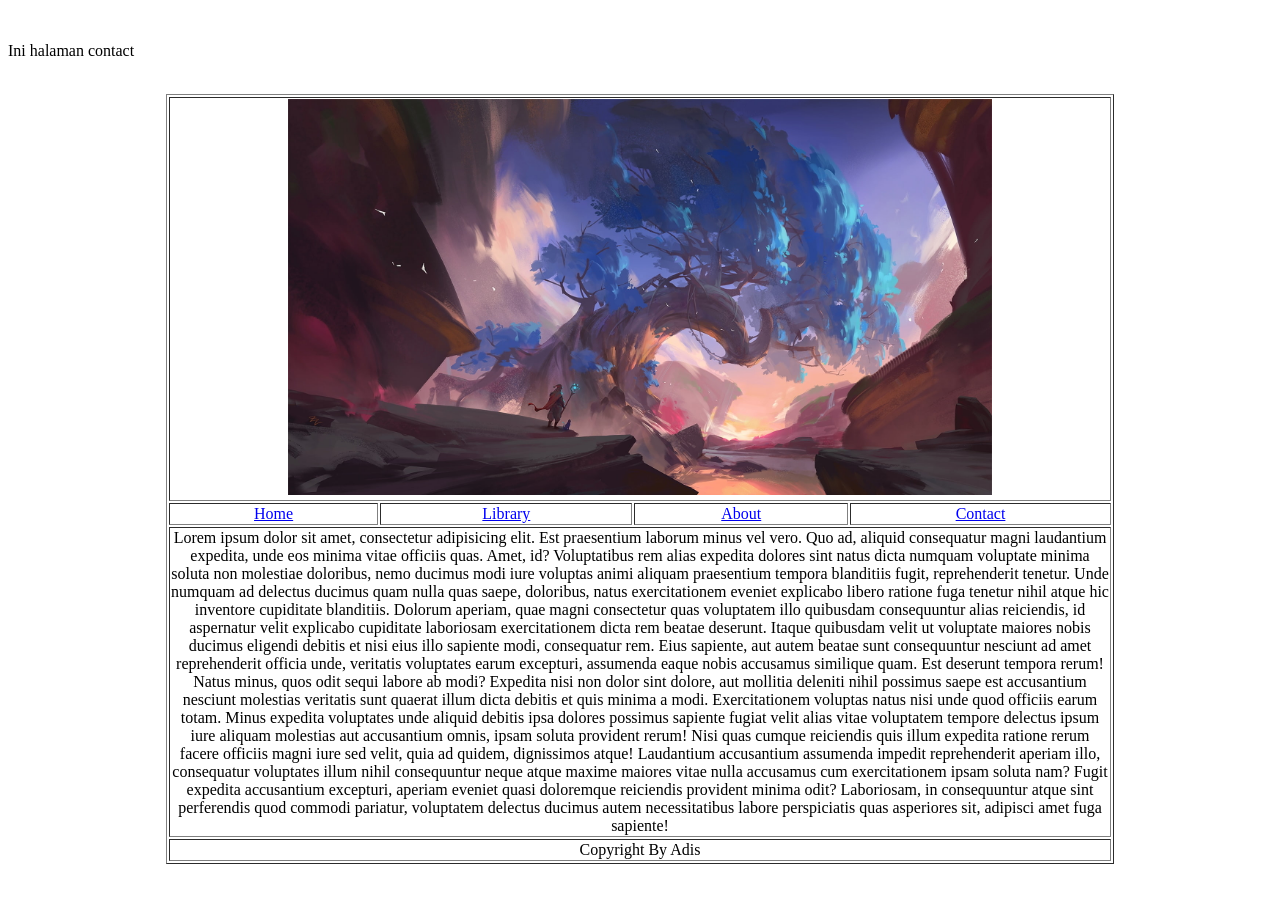
<file: tugas/Contact.html>
<!DOCTYPE html>
<html lang="en">
<head>
    <meta charset="UTF-8">
    <meta name="viewport" content="width=device-width, initial-scale=1.0">
    <title>Contact Page</title>
</head>
<body>
    <br>
    <p>Ini halaman contact</p>
    <br>
    <table border="1" align="center" width="75%">
        <thead>
            <tr>
                <th colspan="4"><img src="./gambar/wallpaperflare.com_wallpaper (12).jpg" alt="Perpustakaan" width="75%"></th>
            </tr>   
        </thead>
        <tbody align="center">
            <tr>
                <td><a href="Home.html">Home</a></td>
                <td><a href="Library.html">Library</a></td>
                <td><a href="About.html">About</a></td>
                <td><a href="Contact.html">Contact</a></td>
            </tr>
            <tr>
                <td colspan ="4">Lorem ipsum dolor sit amet, consectetur adipisicing elit. Est praesentium laborum minus vel vero. Quo ad, aliquid consequatur magni laudantium expedita, unde eos minima vitae officiis quas. Amet, id? Voluptatibus rem alias expedita dolores sint natus dicta numquam voluptate minima soluta non molestiae doloribus, nemo ducimus modi iure voluptas animi aliquam praesentium tempora blanditiis fugit, reprehenderit tenetur. Unde numquam ad delectus ducimus quam nulla quas saepe, doloribus, natus exercitationem eveniet explicabo libero ratione fuga tenetur nihil atque hic inventore cupiditate blanditiis. Dolorum aperiam, quae magni consectetur quas voluptatem illo quibusdam consequuntur alias reiciendis, id aspernatur velit explicabo cupiditate laboriosam exercitationem dicta rem beatae deserunt. Itaque quibusdam velit ut voluptate maiores nobis ducimus eligendi debitis et nisi eius illo sapiente modi, consequatur rem. Eius sapiente, aut autem beatae sunt consequuntur nesciunt ad amet reprehenderit officia unde, veritatis voluptates earum excepturi, assumenda eaque nobis accusamus similique quam. Est deserunt tempora rerum! Natus minus, quos odit sequi labore ab modi? Expedita nisi non dolor sint dolore, aut mollitia deleniti nihil possimus saepe est accusantium nesciunt molestias veritatis sunt quaerat illum dicta debitis et quis minima a modi. Exercitationem voluptas natus nisi unde quod officiis earum totam. Minus expedita voluptates unde aliquid debitis ipsa dolores possimus sapiente fugiat velit alias vitae voluptatem tempore delectus ipsum iure aliquam molestias aut accusantium omnis, ipsam soluta provident rerum! Nisi quas cumque reiciendis quis illum expedita ratione rerum facere officiis magni iure sed velit, quia ad quidem, dignissimos atque! Laudantium accusantium assumenda impedit reprehenderit aperiam illo, consequatur voluptates illum nihil consequuntur neque atque maxime maiores vitae nulla accusamus cum exercitationem ipsam soluta nam? Fugit expedita accusantium excepturi, aperiam eveniet quasi doloremque reiciendis provident minima odit? Laboriosam, in consequuntur atque sint perferendis quod commodi pariatur, voluptatem delectus ducimus autem necessitatibus labore perspiciatis quas asperiores sit, adipisci amet fuga sapiente!</td>
            </tr>
            <tr>
                <td colspan="4">Copyright By Adis</td>
            </tr>
        </tbody>
            
    </table>
</body>
</html>
</file>
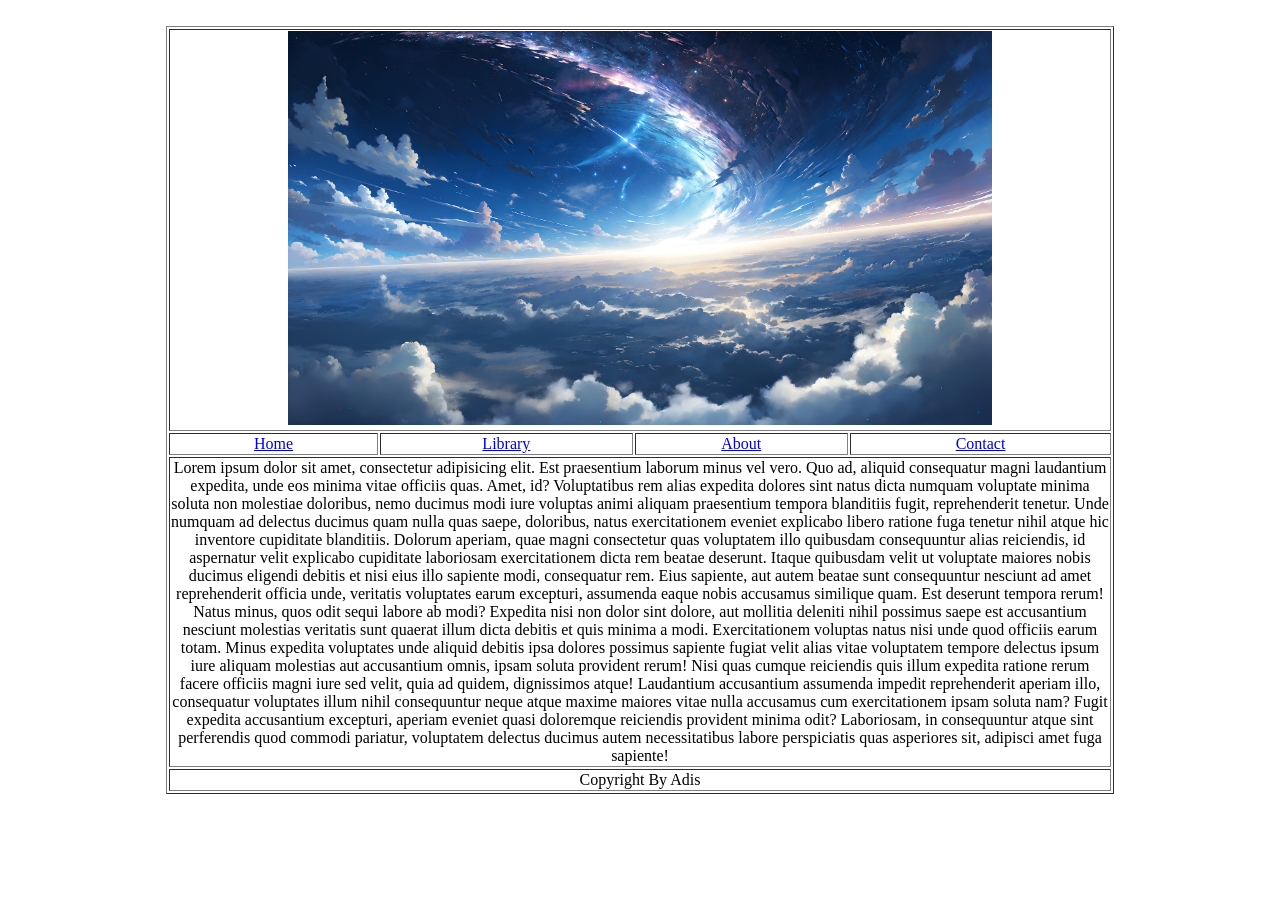
<file: tugas/Home.html>
<!DOCTYPE html>
<html lang="en">
<head>
    <meta charset="UTF-8">
    <meta name="viewport" content="width=device-width, initial-scale=1.0">
    <title>Home Page</title>
</head>
<body>
  <br>
    <table border="1" align="center" width="75%">
        <thead>
            <tr>
                <th colspan="4"><img src="./gambar/1351260.png" alt="Perpustakaan" width="75%"></th>
            </tr>   
        </thead>
        <tbody align="center">
            <tr>
                <td><a href="Home.html">Home</a></td>
                <td><a href="Library.html">Library</a></td>
                <td><a href="About.html">About</a></td>
                <td><a href="Contact.html">Contact</a></td>
            </tr>
            <tr>
                <td colspan ="4">Lorem ipsum dolor sit amet, consectetur adipisicing elit. Est praesentium laborum minus vel vero. Quo ad, aliquid consequatur magni laudantium expedita, unde eos minima vitae officiis quas. Amet, id? Voluptatibus rem alias expedita dolores sint natus dicta numquam voluptate minima soluta non molestiae doloribus, nemo ducimus modi iure voluptas animi aliquam praesentium tempora blanditiis fugit, reprehenderit tenetur. Unde numquam ad delectus ducimus quam nulla quas saepe, doloribus, natus exercitationem eveniet explicabo libero ratione fuga tenetur nihil atque hic inventore cupiditate blanditiis. Dolorum aperiam, quae magni consectetur quas voluptatem illo quibusdam consequuntur alias reiciendis, id aspernatur velit explicabo cupiditate laboriosam exercitationem dicta rem beatae deserunt. Itaque quibusdam velit ut voluptate maiores nobis ducimus eligendi debitis et nisi eius illo sapiente modi, consequatur rem. Eius sapiente, aut autem beatae sunt consequuntur nesciunt ad amet reprehenderit officia unde, veritatis voluptates earum excepturi, assumenda eaque nobis accusamus similique quam. Est deserunt tempora rerum! Natus minus, quos odit sequi labore ab modi? Expedita nisi non dolor sint dolore, aut mollitia deleniti nihil possimus saepe est accusantium nesciunt molestias veritatis sunt quaerat illum dicta debitis et quis minima a modi. Exercitationem voluptas natus nisi unde quod officiis earum totam. Minus expedita voluptates unde aliquid debitis ipsa dolores possimus sapiente fugiat velit alias vitae voluptatem tempore delectus ipsum iure aliquam molestias aut accusantium omnis, ipsam soluta provident rerum! Nisi quas cumque reiciendis quis illum expedita ratione rerum facere officiis magni iure sed velit, quia ad quidem, dignissimos atque! Laudantium accusantium assumenda impedit reprehenderit aperiam illo, consequatur voluptates illum nihil consequuntur neque atque maxime maiores vitae nulla accusamus cum exercitationem ipsam soluta nam? Fugit expedita accusantium excepturi, aperiam eveniet quasi doloremque reiciendis provident minima odit? Laboriosam, in consequuntur atque sint perferendis quod commodi pariatur, voluptatem delectus ducimus autem necessitatibus labore perspiciatis quas asperiores sit, adipisci amet fuga sapiente!</td>
            </tr>
            <tr>
                <td colspan="4">Copyright By Adis</td>
            </tr>
        </tbody>
            
    </table>
</body>
</html>
</file>
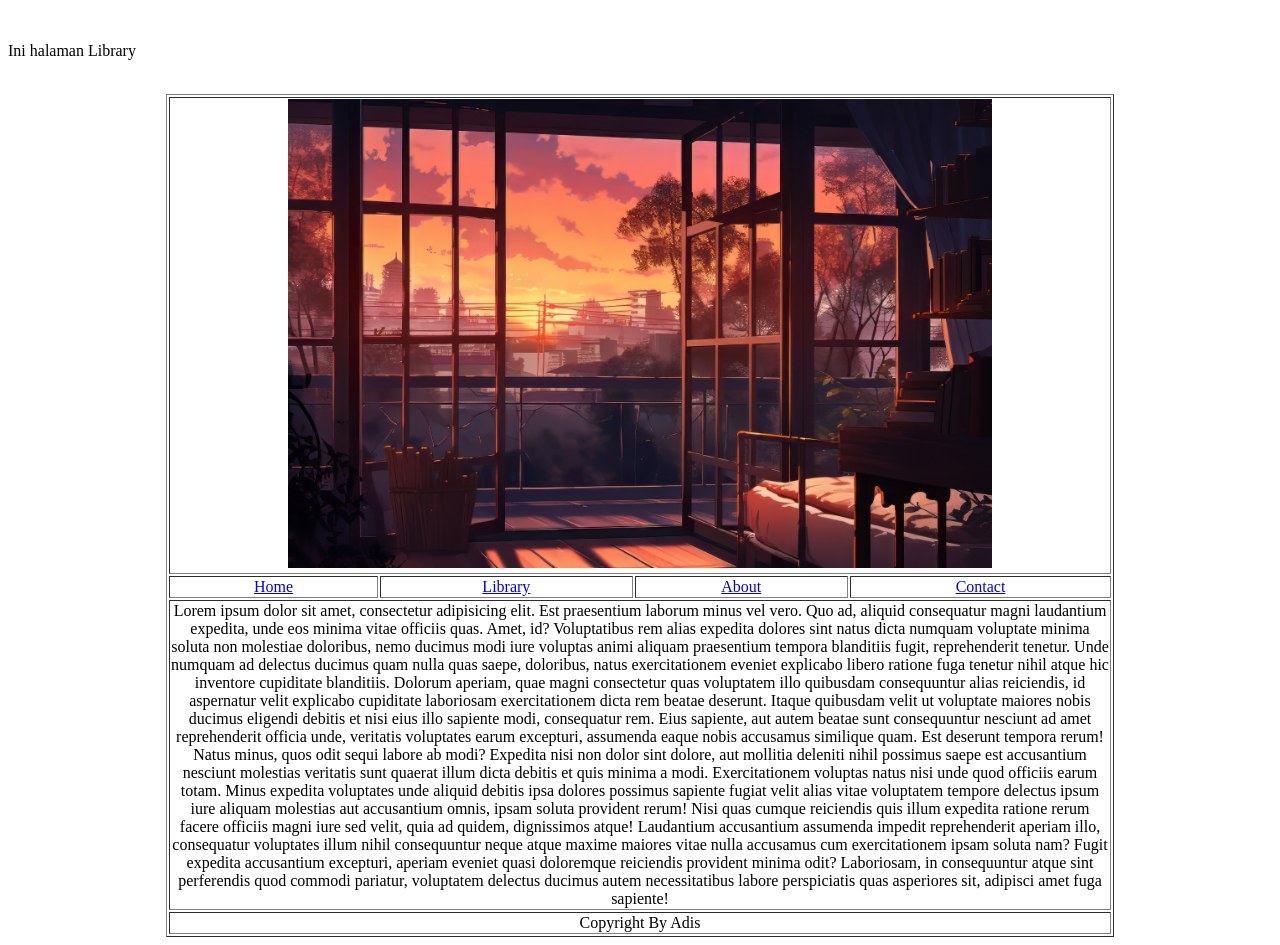
<file: tugas/Library.html>
<!DOCTYPE html>
<html lang="en">
<head>
    <meta charset="UTF-8">
    <meta name="viewport" content="width=device-width, initial-scale=1.0">
    <title>Library Page</title>
</head>
<body>
    <br>
    <p>Ini halaman Library</p>
    <br>
    <table border="1" align="center" width="75%">
        <thead>
            <tr>
                <th colspan="4"><img src="./gambar/3d-view-sun-sky-from-room.jpg" alt="Perpustakaan" width="75%"></th>
            </tr>   
        </thead>
        <tbody align="center">
            <tr>
                <td><a href="Home.html">Home</a></td>
                <td><a href="Library.html">Library</a></td>
                <td><a href="About.html">About</a></td>
                <td><a href="Contact.html">Contact</a></td>
            </tr>
            <tr>
                <td colspan ="4">Lorem ipsum dolor sit amet, consectetur adipisicing elit. Est praesentium laborum minus vel vero. Quo ad, aliquid consequatur magni laudantium expedita, unde eos minima vitae officiis quas. Amet, id? Voluptatibus rem alias expedita dolores sint natus dicta numquam voluptate minima soluta non molestiae doloribus, nemo ducimus modi iure voluptas animi aliquam praesentium tempora blanditiis fugit, reprehenderit tenetur. Unde numquam ad delectus ducimus quam nulla quas saepe, doloribus, natus exercitationem eveniet explicabo libero ratione fuga tenetur nihil atque hic inventore cupiditate blanditiis. Dolorum aperiam, quae magni consectetur quas voluptatem illo quibusdam consequuntur alias reiciendis, id aspernatur velit explicabo cupiditate laboriosam exercitationem dicta rem beatae deserunt. Itaque quibusdam velit ut voluptate maiores nobis ducimus eligendi debitis et nisi eius illo sapiente modi, consequatur rem. Eius sapiente, aut autem beatae sunt consequuntur nesciunt ad amet reprehenderit officia unde, veritatis voluptates earum excepturi, assumenda eaque nobis accusamus similique quam. Est deserunt tempora rerum! Natus minus, quos odit sequi labore ab modi? Expedita nisi non dolor sint dolore, aut mollitia deleniti nihil possimus saepe est accusantium nesciunt molestias veritatis sunt quaerat illum dicta debitis et quis minima a modi. Exercitationem voluptas natus nisi unde quod officiis earum totam. Minus expedita voluptates unde aliquid debitis ipsa dolores possimus sapiente fugiat velit alias vitae voluptatem tempore delectus ipsum iure aliquam molestias aut accusantium omnis, ipsam soluta provident rerum! Nisi quas cumque reiciendis quis illum expedita ratione rerum facere officiis magni iure sed velit, quia ad quidem, dignissimos atque! Laudantium accusantium assumenda impedit reprehenderit aperiam illo, consequatur voluptates illum nihil consequuntur neque atque maxime maiores vitae nulla accusamus cum exercitationem ipsam soluta nam? Fugit expedita accusantium excepturi, aperiam eveniet quasi doloremque reiciendis provident minima odit? Laboriosam, in consequuntur atque sint perferendis quod commodi pariatur, voluptatem delectus ducimus autem necessitatibus labore perspiciatis quas asperiores sit, adipisci amet fuga sapiente!</td>
            </tr>
            <tr>
                <td colspan="4">Copyright By Adis</td>
            </tr>
        </tbody>
    </table>
</body>
</html>
</file>
<file: tugas_2/style.css>
/* =========================================================
   RUANGKATA — style.css
   ========================================================= */

/* ---------- Variabel warna & font ---------- */
:root {
    --cream: #f8f5ec;
    --green: #263b30;
    --red: #b04a32;
    --yellow: #e8bb55;
    --gray: #e8e8df;
    --muted: #7d7b6b;

    --serif: "Source Serif 4", Georgia, serif;
    --sans: "Inter", Arial, sans-serif;
    --mono: "Space Mono", monospace;
}

/* ---------- Reset ---------- */
* {
    margin: 0;
    padding: 0;
    box-sizing: border-box;
}

body {
    background: var(--cream);
    color: var(--green);
    font-family: var(--sans);
    line-height: 1.5;
}

a {
    color: inherit;
    text-decoration: none;
}

hr {
    border: 0;
    border-top: 1px solid #cfcdbd;
}

/* ---------- Pembungkus & garis ---------- */
.wrap {
    width: min(1074px, 100% - 48px);
    margin: 0 auto;
}

hr.wide {
    width: min(1190px, 100%);
    margin: 0 auto;
    border-color: var(--green);
}

/* ---------- Kelas bantu ---------- */
.label {
    font-size: 10px;
    letter-spacing: .16em;
    text-transform: uppercase;
    font-weight: 500;
}

.head, .foot, .bar {
    display: flex;
    justify-content: space-between;
}

.mono {
    font-family: var(--mono);
}

.red {
    color: var(--red);
}

.yellow {
    color: var(--yellow);
}

.grey {
    color: var(--muted);
}

.small {
    font-size: 11.5px;
    line-height: 1.7;
}

.tiny {
    font-size: 8.5px;
    letter-spacing: .12em;
}

.plus {
    text-align: right;
    font-size: 10px;
    margin-top: 30px;
    padding-top: 14px;
    border-top: 1px solid #dcd8c8;
}

.link {
    display: inline-block;
    font-size: 12px;
    padding-bottom: 6px;
    border-bottom: 1px solid var(--green);
}

/* =========================================================
   HEADER
   ========================================================= */
.bar {
    align-items: center;
    height: 93px;
}

.logo {
    font-family: var(--serif);
    font-weight: 700;
    font-size: 28px;
    letter-spacing: -.03em;
}

.logo span {
    color: var(--red);
}

nav {
    display: flex;
    gap: 32px;
    font-size: 14px;
}

/* =========================================================
   HERO
   ========================================================= */
.hero {
    padding-top: 38px;
}

.dot {
    display: inline-block;
    width: 6px;
    height: 6px;
    margin-right: 8px;
    border-radius: 50%;
    background: var(--red);
}

.hero-grid {
    display: grid;
    grid-template-columns: 1fr 290px;
    align-items: center;
    padding-bottom: 28px;
}

h1 {
    font-family: var(--serif);
    font-weight: 400;
    font-size: 108px;
    line-height: .98;
    letter-spacing: -.045em;
}

h1 em, h1 b {
    color: var(--red);
}

h1 b {
    font-size: 66px;
    font-weight: 300;
    margin-left: 14px;
    vertical-align: .38em;
}

.desc {
    margin: 26px 0 28px;
    font-size: 14.5px;
    line-height: 1.8;
}

.link small {
    margin-left: 70px;
}

.foot {
    padding: 17px 0 15px;
    border-top: 1px solid #dcd8c8;
    font-size: 9.5px;
}

/* =========================================================
   MARQUEE (pita kuning)
   ========================================================= */
.marquee {
    display: flex;
    justify-content: space-between;
    align-items: center;
    height: 58px;
    padding: 0 24px 0 48px;
    background: var(--yellow);
    border-block: 1px solid var(--green);
    font-size: 22px;
    overflow: hidden;
    white-space: nowrap;
}
.marquee span {
    font-family: var(--serif);
    font-style: italic;
    font-size: 26px;
}

/* =========================================================
   SECTION UMUM
   ========================================================= */
.sec {
    padding: 46px 0 40px;
}

.head {
    font-size: 9.5px;
}

/* =========================================================
   01 — ARTIKEL
   ========================================================= */
.cols {
    display: grid;
    grid-template-columns: 1fr 362px;
    gap: 79px;
    margin-top: 28px;
}

article .label {
    font-size: 9.5px;
}

h2 {
    font-family: var(--serif);
    font-weight: 400;
    font-size: 46px;
    line-height: 1.07;
    letter-spacing: -.03em;
    margin: 18px 0 20px;
}

.lead {
    max-width: 440px;
    font-family: var(--serif);
    font-style: italic;
    font-size: 21px;
}

.text {
    margin-top: 18px;
    font-size: 12.5px;
    line-height: 2;
    text-align: justify;
}

.cap {
    float: left;
    margin: 2px 12px 0 0;
    font-family: var(--serif);
    font-size: 78px;
    line-height: .85;
    color: var(--red);
}

/* Kartu "Catatan pinggir" */
.card-side {
    background: var(--gray);
    border-top: 3px solid var(--green);
    padding: 24px 29px 28px;
}

.aa {
    margin: 18px 0 22px;
    font-family: var(--serif);
    font-weight: 700;
    font-size: 108px;
    line-height: 1;
    letter-spacing: -.06em;
}

.aa span {
    color: var(--red);
}

.quote-s {
    margin: 22px 0 28px;
    font-family: var(--serif);
    font-style: italic;
    font-size: 21px;
    line-height: 1.45;
}

.card-side .small {
    margin-top: 14px;
    font-size: 11px;
    line-height: 1.4;
}

.note {
    margin-top: 30px;
    font-size: 10.5px;
    line-height: 1.7;
}

/* =========================================================
   02 — KUTIPAN (hijau gelap)
   ========================================================= */
.dark {
    position: relative;
    padding: 24px 0 28px;
    background: var(--green);
    color: var(--cream);
}

.dark .head {
    color: #c9cfc4;
}

.dark .plus {
    border-color: #4a5f52;
    margin-top: 16px;
}

.dark .mono {
    text-transform: none;
}

.mark {
    position: absolute;
    top: 8px;
    left: 26px;
    font-family: var(--serif);
    font-weight: 700;
    font-size: 110px;
    line-height: 1;
    color: #55685b;
}

blockquote {
    margin: 50px 0 42px;
    text-align: center;
    font-family: var(--serif);
    font-size: 46px;
    line-height: 1.22;
    letter-spacing: -.02em;
}

blockquote em {
    color: var(--yellow);
}

/* =========================================================
   03 — TIGA KARTU
   ========================================================= */
.cards {
    display: grid;
    grid-template-columns: repeat(3, 1fr);
    margin-top: 32px;
    border: 1px solid var(--green);
}

.card {
    min-height: 234px;
    padding: 28px 22px 24px;
}

.card code {
    display: block;
    margin-top: 16px;
    font-family: var(--mono);
    font-size: 8.5px;
}

.word {
    margin: 34px 0 24px;
    font-family: var(--serif);
    font-size: 48px;
    line-height: 1.1;
}

.word.sans {
    font-family: var(--sans);
    font-weight: 800;
    font-size: 34px;
    text-transform: uppercase;
    margin-top: 40px;
}

.yellow.card {
    background: var(--yellow);
    color: var(--green);
}

.rust {
    background: var(--red);
    color: var(--cream);
    border-inline: 1px solid var(--green);
}

.grid {
    background: var(--gray) linear-gradient(#d8d9cd 1px, transparent 1px) 0 0 / 18px 18px;
}

/* =========================================================
   04 — LABORATORIUM
   ========================================================= */
.lab {
    padding: 44px 0 100px;
}

.lab h2 {
    font-size: 40px;
    margin: 34px 0 24px;
}

/* =========================================================
   PENUTUP
   ========================================================= */
.closing {
    padding: 56px 24px 38px;
    text-align: center;
    font-family: var(--serif);
    font-size: 25px;
}

.closing .label {
    font-family: var(--sans);
    font-size: 9px;
    margin-bottom: 26px;
}

.closing em {
    color: #7d7b63;
}

.closing .link {
    margin-top: 28px;
    font-family: var(--sans);
    font-size: 10.5px;
}

/* =========================================================
   FOOTER
   ========================================================= */
footer.bar {
    height: 90px;
}

footer .logo {
    font-size: 24px;
}

footer .label {
    font-size: 8.5px;
}
</file>
<file: CSS1.css>
/* CSS eksternal */
h1 {
    font-family: monotype corsive;
}
</file>
<file: pertemuan/styleku.css>
.ijo{
    width: 300px;
    height: 300px;
    background-color: olive;
}
.pink{
    width: 300px;
    height: 300px;
    background-color: pink;
    position:  fixed; /*absolute, relative*/
    /* top: 30px ;  */
    right:0;
    /* left: 30px;  */
    bottom:0;
}
.gold{
    width: 300px;
    height: 300px;
    background-color: gold;
}

.container{
    width: 80%;
    height: 1800px;
    position: relative;
    border: 10pt solid black ;
    margin : 0 auto;
}
</file>
